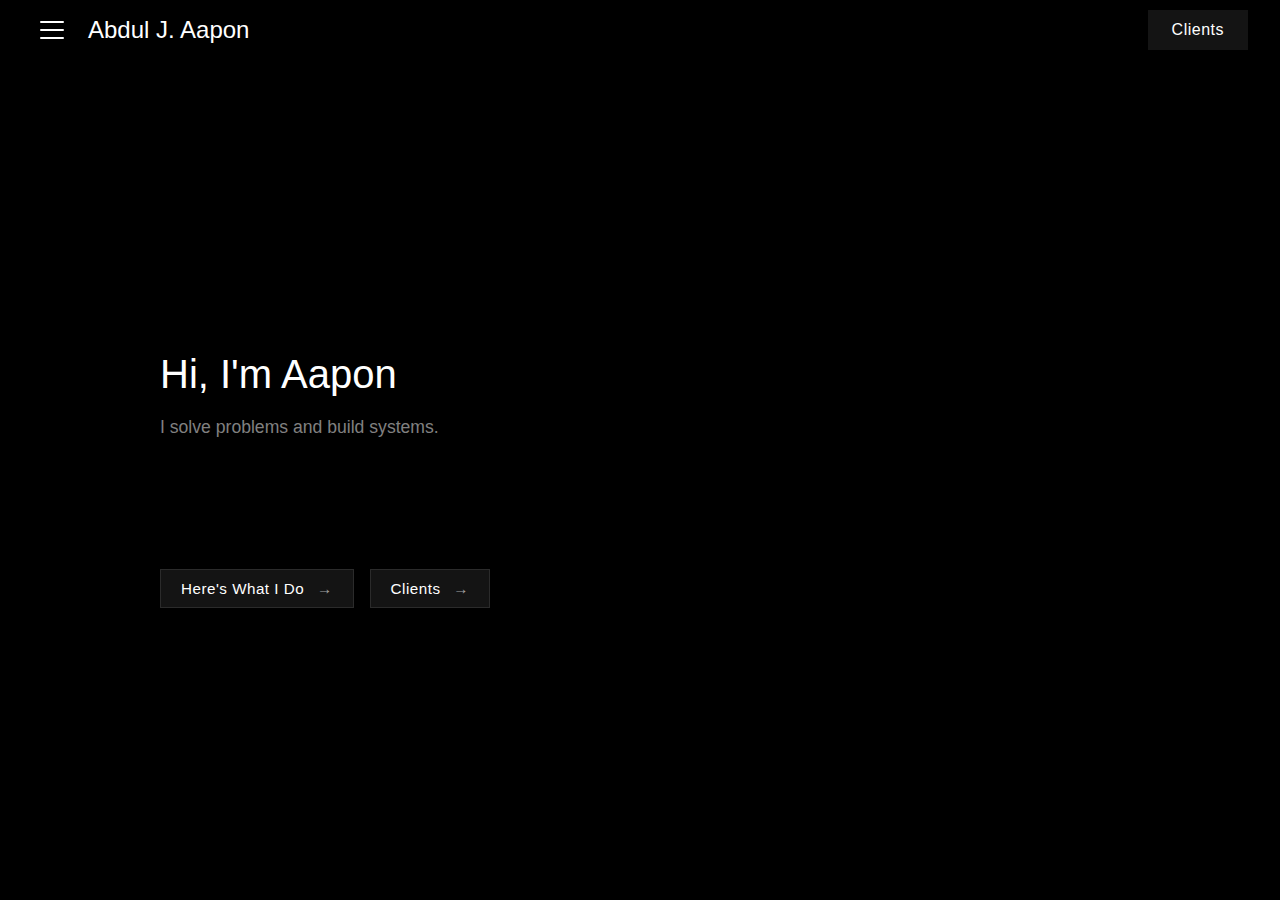
<file: index.html>
<!DOCTYPE html>
<html lang="en">
<head>
    <meta charset="UTF-8">
    <meta name="viewport" content="width=device-width, initial-scale=1.0">
    <title>Abdul J. Aapon - Portfolio</title>
    <link rel="stylesheet" href="styles.css">
    <link rel="stylesheet" href="https://cdnjs.cloudflare.com/ajax/libs/font-awesome/6.0.0/css/all.min.css">
    <script src="script.js" defer></script>
</head>
<body>
    <!-- Header -->
    <header>
        <div class="hamburger-menu">
            <div class="hamburger-icon">
                <span></span>
                <span></span>
                <span></span>
            </div>
        </div>
        <a href="index.html" class="name-link"><h1 class="name">Abdul J. Aapon</h1></a>
        <a href="https://aaponclients.softr.app" target="_blank" class="client-button">Clients</a>
    </header>

    <!-- Sidebar -->
    <nav class="sidebar">
        <ul class="nav-links">
            <li><a href="index.html">Home</a></li>
            <li><a href="about.html">About</a></li>
            <li><a href="projects.html">Projects</a></li>
            <li><a href="contact.html">Contact</a></li>
        </ul>
    </nav>

    <!-- Main Content -->
    <main class="content">
        <section id="home" class="hero" style="display: flex; align-items: center;">
            <div class="hero-content" style="margin-left: 8rem;">
                <div class="hero-text">
                    <h2 style="margin-bottom: 1rem;">Hi, I'm Aapon</h2>
                    <p style="margin-bottom: 8rem;">I solve problems and build systems.</p>
                    <div style="display: flex; gap: 1rem;">
                        <a href="about.html" class="button">Here's What I Do <span class="button-arrow">→</span></a>
                        <a href="https://aaponclients.softr.app" target="_blank" class="button">Clients <span class="button-arrow">→</span></a>
                    </div>
                </div>
            </div>
        </section>
    </main>

    <style>
        @media screen and (max-width: 768px) {
            .hero-content {
                margin-left: 0 !important;
                width: 100%;
                text-align: center;
            }
            .hero-text {
                display: flex;
                flex-direction: column;
                align-items: center;
            }
            .hero-text > div {
                display: flex;
                flex-direction: column;
                gap: 1rem;
            }
        }
    </style>
</body>
</html>
</file>
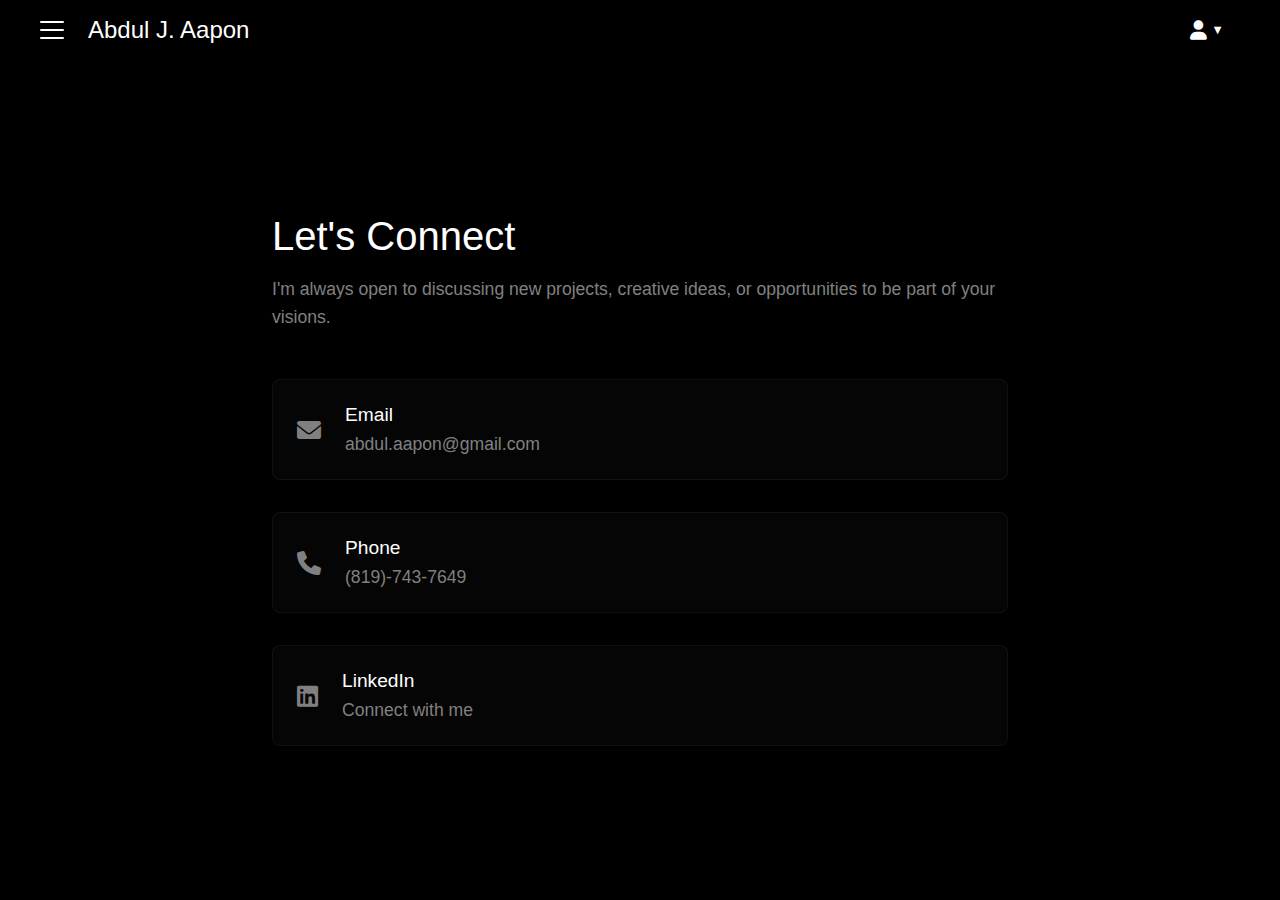
<file: contact.html>
<!DOCTYPE html>
<html lang="en">
<head>
    <meta charset="UTF-8">
    <meta name="viewport" content="width=device-width, initial-scale=1.0">
    <title>Contact - Abdul J. Aapon</title>
    <link rel="stylesheet" href="styles.css">
    <link rel="stylesheet" href="https://cdnjs.cloudflare.com/ajax/libs/font-awesome/6.0.0/css/all.min.css">
    <script src="script.js" defer></script>
</head>
<body>
    <!-- Header -->
    <header>
        <div class="hamburger-menu">
            <div class="hamburger-icon">
                <span></span>
                <span></span>
                <span></span>
            </div>
        </div>
        <a href="index.html" class="name-link"><h1 class="name">Abdul J. Aapon</h1></a>
        <div class="contact-dropdown">
            <div class="contact-icon">
                <i class="fas fa-user"></i>
                <span class="arrow">▼</span>
            </div>
            <ul class="contact-menu">
                <li><a href="mailto:abdul.aapon@gmail.com"><span>abdul.aapon@gmail.com</span><i class="fas fa-envelope"></i></a></li>
                <li><a href="tel:+18197437649"><span>(819)-743-7649</span><i class="fas fa-phone"></i></a></li>
                <li><a href="https://www.linkedin.com/in/abdul-aapon-051a92210/" target="_blank"><span>LinkedIn</span><i class="fab fa-linkedin"></i></a></li>
            </ul>
        </div>
    </header>

    <!-- Sidebar -->
    <nav class="sidebar">
        <ul class="nav-links">
            <li><a href="index.html">Home</a></li>
            <li><a href="about.html">About</a></li>
            <li><a href="projects.html">Projects</a></li>
            <li><a href="contact.html">Contact</a></li>
        </ul>
    </nav>

    <!-- Main Content -->
    <main class="content">
        <section id="contact" class="contact-section">
            <div class="contact-content">
                <div class="contact-text">
                    <h2>Let's Connect</h2>
                    <p>I'm always open to discussing new projects, creative ideas, or opportunities to be part of your visions.</p>
                    
                    <div class="contact-methods">
                        <div class="contact-item">
                            <i class="fas fa-envelope"></i>
                            <div class="contact-details">
                                <h3>Email</h3>
                                <a href="mailto:abdul.aapon@gmail.com">abdul.aapon@gmail.com</a>
                            </div>
                        </div>
                        
                        <div class="contact-item">
                            <i class="fas fa-phone"></i>
                            <div class="contact-details">
                                <h3>Phone</h3>
                                <a href="tel:+18197437649">(819)-743-7649</a>
                            </div>
                        </div>
                        
                        <div class="contact-item">
                            <i class="fab fa-linkedin"></i>
                            <div class="contact-details">
                                <h3>LinkedIn</h3>
                                <a href="https://www.linkedin.com/in/abdul-aapon-051a92210/" target="_blank">Connect with me</a>
                            </div>
                        </div>
                    </div>
                </div>
            </div>
        </section>
    </main>
</body>
</html>
</file>
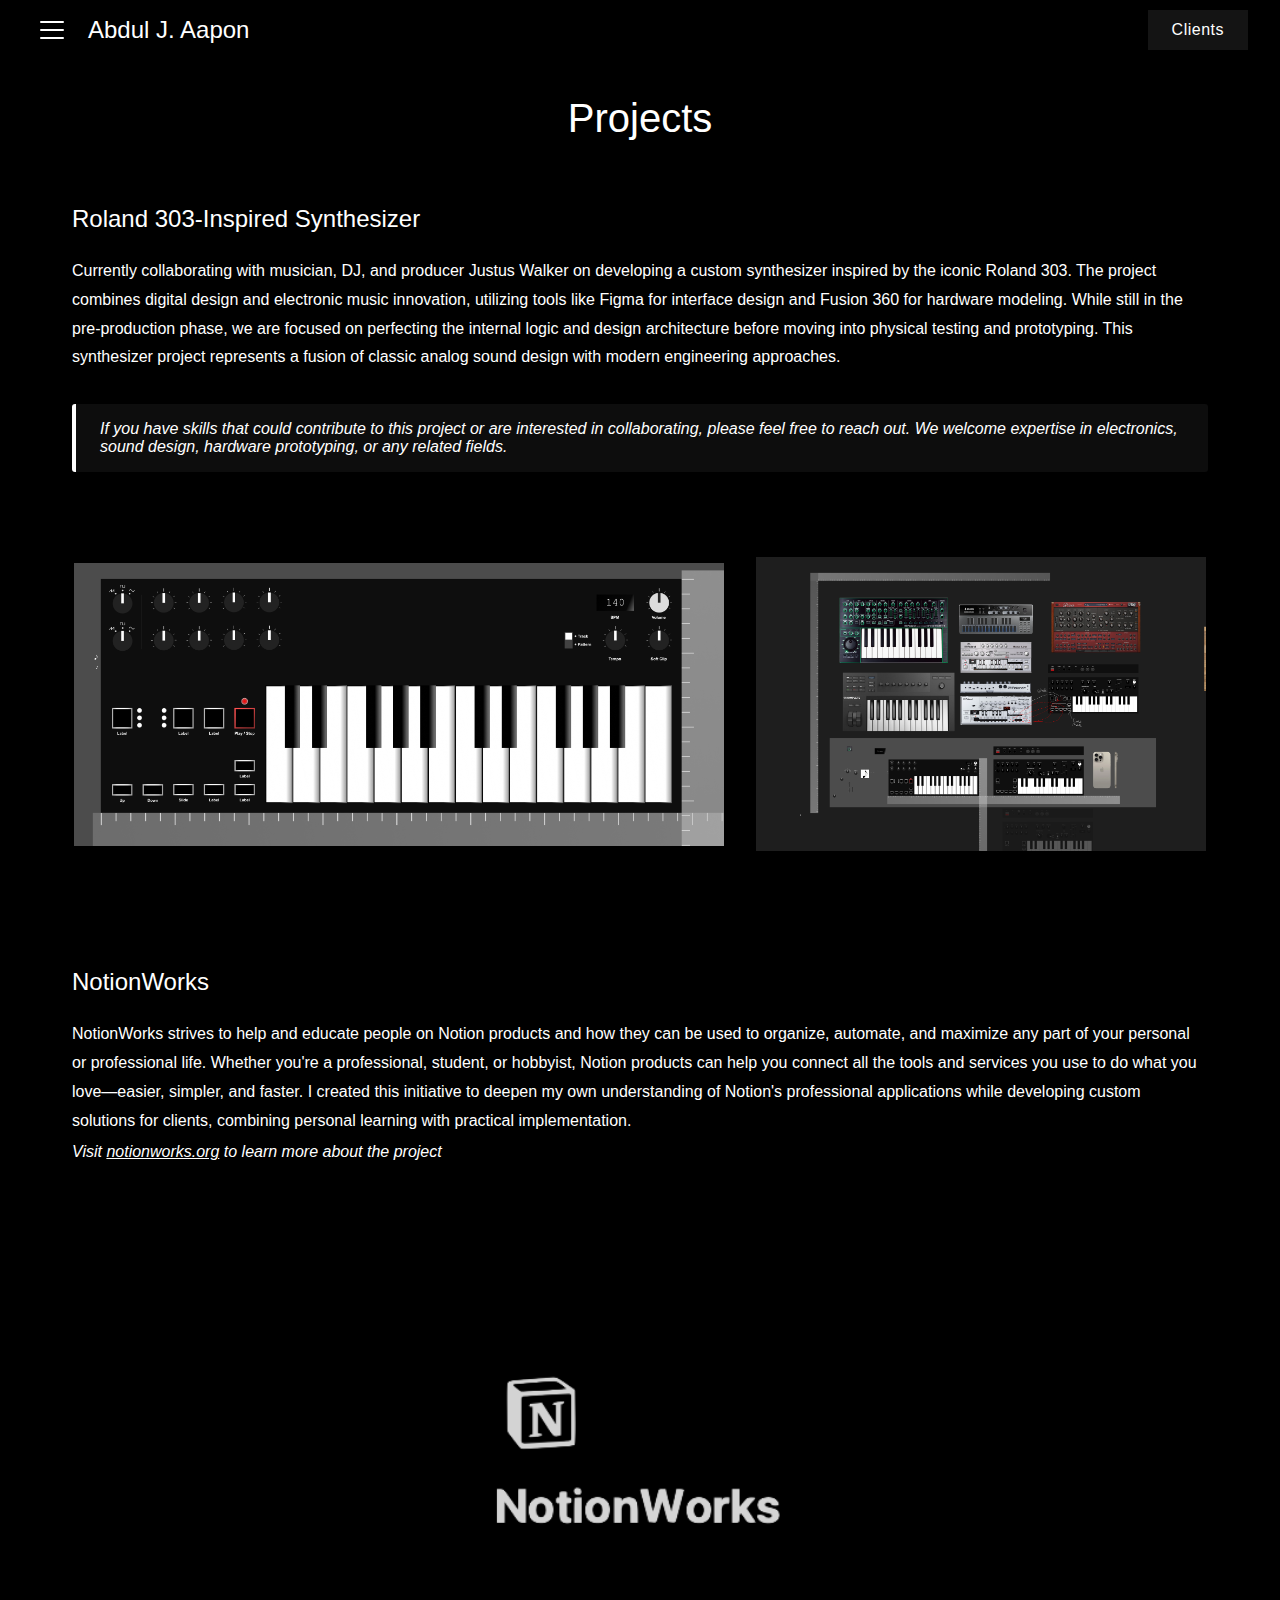
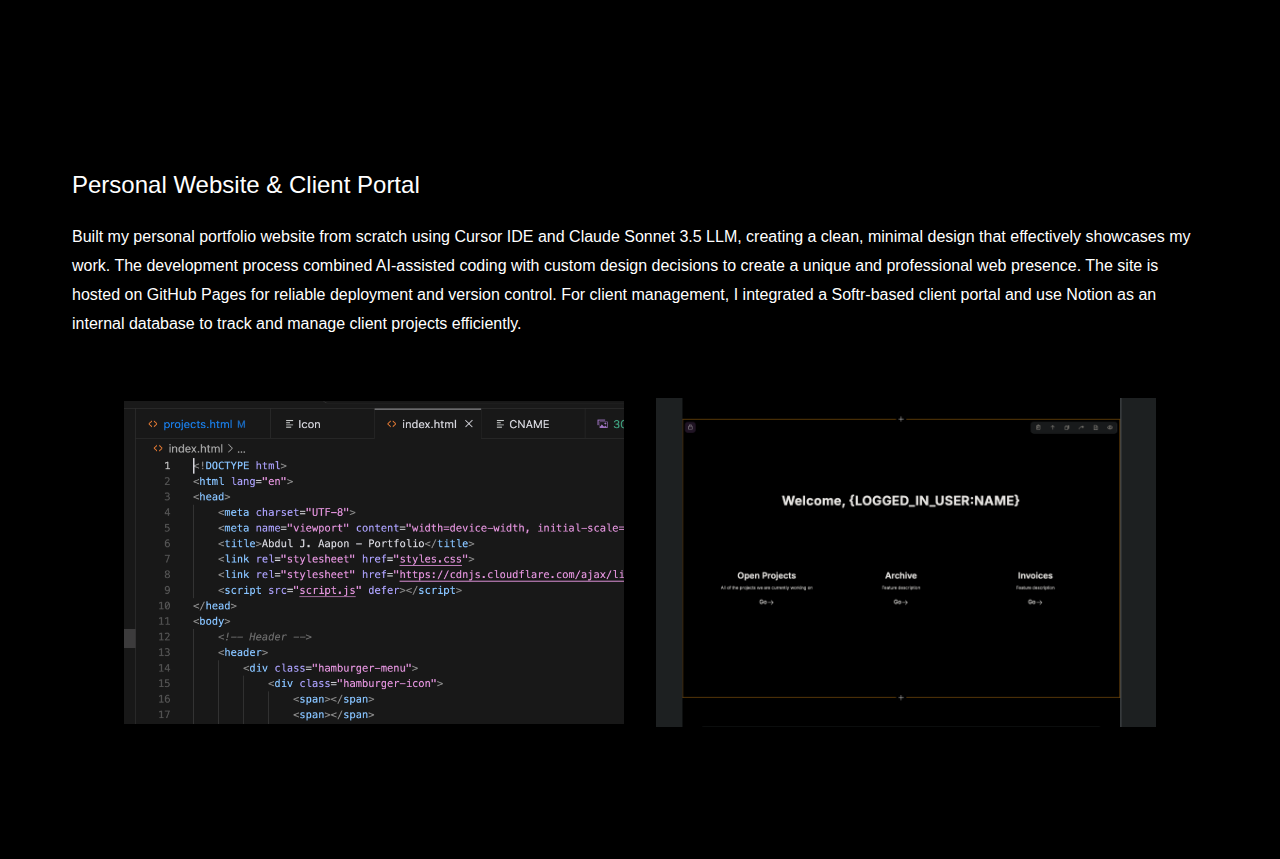
<file: projects.html>
<!DOCTYPE html>
<html lang="en">
<head>
    <meta charset="UTF-8">
    <meta name="viewport" content="width=device-width, initial-scale=1.0">
    <title>Projects - Abdul J. Aapon</title>
    <link rel="stylesheet" href="styles.css">
    <link rel="stylesheet" href="https://cdnjs.cloudflare.com/ajax/libs/font-awesome/6.0.0/css/all.min.css">
    <style>
        .content {
            max-width: 1200px;
            margin: 0 auto;
            padding: 6rem 2rem 2rem 2rem;
        }

        .main-title {
            font-size: 2.5rem;
            font-weight: 400;
            margin-bottom: 4rem;
            text-align: center;
        }

        .project {
            margin-bottom: 4rem;
        }

        .project-title {
            font-size: 1.5rem;
            margin-bottom: 1.5rem;
            font-weight: 400;
        }

        .project-description {
            line-height: 1.8;
            margin-bottom: 1.5rem;
        }

        .project-images {
            display: flex;
            gap: 2rem;
            justify-content: center;
            max-width: 1100px;
            margin: 1rem auto;
        }

        /* Main interface image (left) */
        .project-image.interface {
            width: 650px;
            height: 400px;
            object-fit: contain;
        }

        /* Moodboard image (right) */
        .project-image.moodboard {
            width: 450px;
            height: 400px;
            object-fit: contain;
        }

        /* Default image size for other projects */
        .project-image {
            width: 500px;
            height: 400px;
            object-fit: contain;
        }

        .collaboration-note {
            font-style: italic;
            margin: 2rem 0;
            padding: 1rem 1.5rem;
            border-left: 4px solid #ffffff;
            background: rgba(255, 255, 255, 0.05);
            border-radius: 3px;
        }

        /* NotionWorks logo specific style */
        .project-image.notion-logo {
            width: 510px;
            height: 510px;
            object-fit: contain;
            margin: 0 auto;
        }

        .image-caption {
            text-align: center;
            margin-top: 1rem;
            font-style: italic;
            opacity: 0.8;
        }

        .image-caption a {
            color: inherit;
            text-decoration: underline;
        }

        @media (max-width: 768px) {
            .project-images {
                flex-direction: column;
                gap: 1rem;
                align-items: center;
            }
            
            .project-image,
            .project-image.interface,
            .project-image.moodboard {
                width: 100%;
                max-width: 400px;
                height: 400px;
            }
        }

        .project-description.right-align {
            text-align: left;
            margin-bottom: 0.5rem;
        }

        .visit-link {
            text-align: left;
            font-style: italic;
            margin-bottom: 2rem;
        }

        .visit-link a {
            color: inherit;
            text-decoration: underline;
        }

        .centered-logo {
            display: flex;
            justify-content: center;
            margin: 2rem 0;
        }
    </style>
</head>
<body>
    <!-- Header -->
    <header>
        <div class="hamburger-menu">
            <div class="hamburger-icon">
                <span></span>
                <span></span>
                <span></span>
            </div>
        </div>
        <a href="index.html" class="name-link"><h1 class="name">Abdul J. Aapon</h1></a>
        <a href="https://aaponclients.softr.app" target="_blank" class="client-button">Clients</a>
    </header>

    <!-- Sidebar -->
    <nav class="sidebar">
        <ul class="nav-links">
            <li><a href="index.html">Home</a></li>
            <li><a href="about.html">About</a></li>
            <li><a href="projects.html" class="active">Projects</a></li>
            <li><a href="contact.html">Contact</a></li>
        </ul>
    </nav>

    <!-- Main Content -->
    <main class="content">
        <h1 class="main-title">Projects</h1>
        
        <div class="project">
            <h2 class="project-title">Roland 303-Inspired Synthesizer</h2>
            <p class="project-description">
                Currently collaborating with musician, DJ, and producer Justus Walker on developing a custom synthesizer inspired by the iconic Roland 303. The project combines digital design and electronic music innovation, utilizing tools like Figma for interface design and Fusion 360 for hardware modeling. While still in the pre-production phase, we are focused on perfecting the internal logic and design architecture before moving into physical testing and prototyping. This synthesizer project represents a fusion of classic analog sound design with modern engineering approaches.
            </p>
            <p class="collaboration-note">
                If you have skills that could contribute to this project or are interested in collaborating, please feel free to reach out. We welcome expertise in electronics, sound design, hardware prototyping, or any related fields.
            </p>
            <div class="project-images">
                <img src="303figma.png" alt="Synthesizer Interface Design" class="project-image interface">
                <img src="303figma2.png" alt="Synthesizer Interface Design Alternative View" class="project-image moodboard">
            </div>
        </div>

        <div class="project">
            <h2 class="project-title">NotionWorks</h2>
            <p class="project-description right-align">
                NotionWorks strives to help and educate people on Notion products and how they can be used to organize, automate, and maximize any part of your personal or professional life. Whether you're a professional, student, or hobbyist, Notion products can help you connect all the tools and services you use to do what you love—easier, simpler, and faster. I created this initiative to deepen my own understanding of Notion's professional applications while developing custom solutions for clients, combining personal learning with practical implementation.
            </p>
            <p class="visit-link">
                Visit <a href="https://notionworks.org" target="_blank">notionworks.org</a> to learn more about the project
            </p>
            <div class="centered-logo">
                <a href="https://notionworks.org" target="_blank">
                    <img src="NotionWorks.png" alt="NotionWorks Logo" class="project-image notion-logo">
                </a>
            </div>
        </div>

        <div class="project">
            <h2 class="project-title">Personal Website & Client Portal</h2>
            <p class="project-description">
                Built my personal portfolio website from scratch using Cursor IDE and Claude Sonnet 3.5 LLM, creating a clean, minimal design that effectively showcases my work. The development process combined AI-assisted coding with custom design decisions to create a unique and professional web presence. The site is hosted on GitHub Pages for reliable deployment and version control. For client management, I integrated a Softr-based client portal and use Notion as an internal database to track and manage client projects efficiently.
            </p>
            <div class="project-images">
                <img src="cursor.png" alt="Cursor IDE Development" class="project-image">
                <img src="softr.png" alt="Softr Client Portal" class="project-image">
            </div>
        </div>
    </main>

    <script src="script.js"></script>
</body>
</html>
</file>
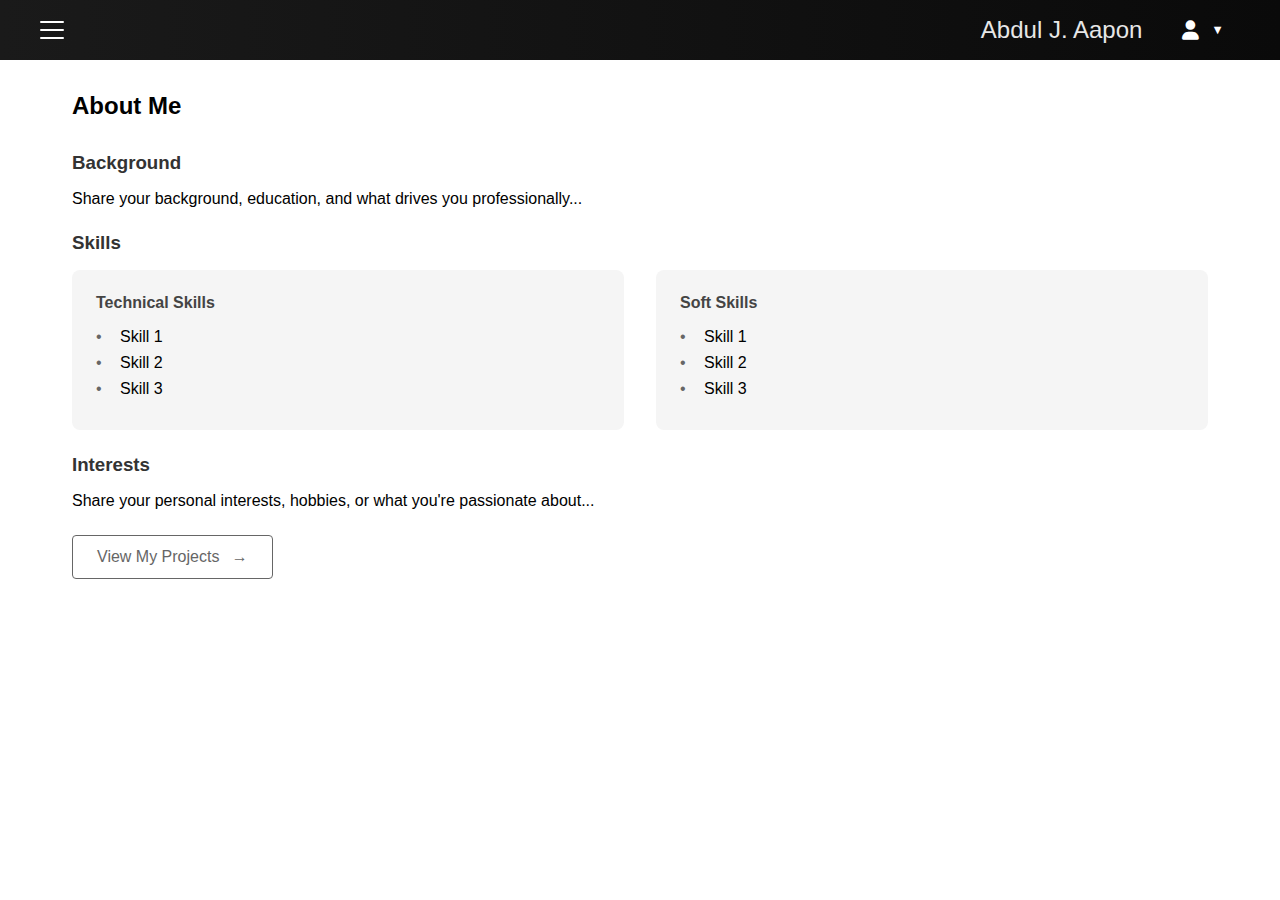
<file: aap0n.github.io/about.html>
<!DOCTYPE html>
<html lang="en">
<head>
    <meta charset="UTF-8">
    <meta name="viewport" content="width=device-width, initial-scale=1.0">
    <title>About - Abdul J. Aapon</title>
    <link rel="stylesheet" href="styles.css">
    <link rel="stylesheet" href="https://cdnjs.cloudflare.com/ajax/libs/font-awesome/6.0.0/css/all.min.css">
</head>
<body>
    <!-- Header -->
    <header>
        <div class="hamburger-menu">
            <div class="hamburger-icon">
                <span></span>
                <span></span>
                <span></span>
            </div>
        </div>
        <a href="index.html" class="name-link"><h1 class="name">Abdul J. Aapon</h1></a>
        <div class="contact-dropdown">
            <div class="contact-icon">
                <i class="fas fa-user"></i>
                <span class="arrow">▼</span>
            </div>
            <ul class="contact-menu">
                <li><a href="mailto:abdul.aapon@gmail.com"><span>abdul.aapon@gmail.com</span><i class="fas fa-envelope"></i></a></li>
                <li><a href="tel:+18197437649"><span>(819)-743-7649</span><i class="fas fa-phone"></i></a></li>
                <li><a href="https://www.linkedin.com/in/abdul-aapon-051a92210/" target="_blank"><span>LinkedIn</span><i class="fab fa-linkedin"></i></a></li>
            </ul>
        </div>
    </header>

    <!-- Sidebar -->
    <nav class="sidebar">
        <ul class="nav-links">
            <li><a href="index.html">Home</a></li>
            <li><a href="about.html">About</a></li>
            <li class="has-submenu">
                <a href="#" class="project-toggle">Projects <span class="arrow">▼</span></a>
                <ul class="submenu">
                    <li><a href="notionworks.html">NotionWorks</a></li>
                    <li><a href="mapping.html">Mapping Tool</a></li>
                    <li><a href="finance-tool.html">Finance Tool</a></li>
                </ul>
            </li>
            <li><a href="blog.html">Blog</a></li>
            <li><a href="contact.html">Contact</a></li>
        </ul>
    </nav>

    <!-- Main Content -->
    <main class="content">
        <section id="about" class="about-section">
            <h2>About Me</h2>
            <div class="about-content">
                <div class="about-text">
                    <h3>Background</h3>
                    <p>Share your background, education, and what drives you professionally...</p>
                    
                    <h3>Skills</h3>
                    <div class="skills-grid">
                        <div class="skill-category">
                            <h4>Technical Skills</h4>
                            <ul>
                                <li>Skill 1</li>
                                <li>Skill 2</li>
                                <li>Skill 3</li>
                            </ul>
                        </div>
                        <div class="skill-category">
                            <h4>Soft Skills</h4>
                            <ul>
                                <li>Skill 1</li>
                                <li>Skill 2</li>
                                <li>Skill 3</li>
                            </ul>
                        </div>
                    </div>

                    <h3>Interests</h3>
                    <p>Share your personal interests, hobbies, or what you're passionate about...</p>
                    
                    <a href="projects.html" class="button">View My Projects <span class="button-arrow">→</span></a>
                </div>
            </div>
        </section>
    </main>

    <script src="script.js"></script>
</body>
</html>
</file>
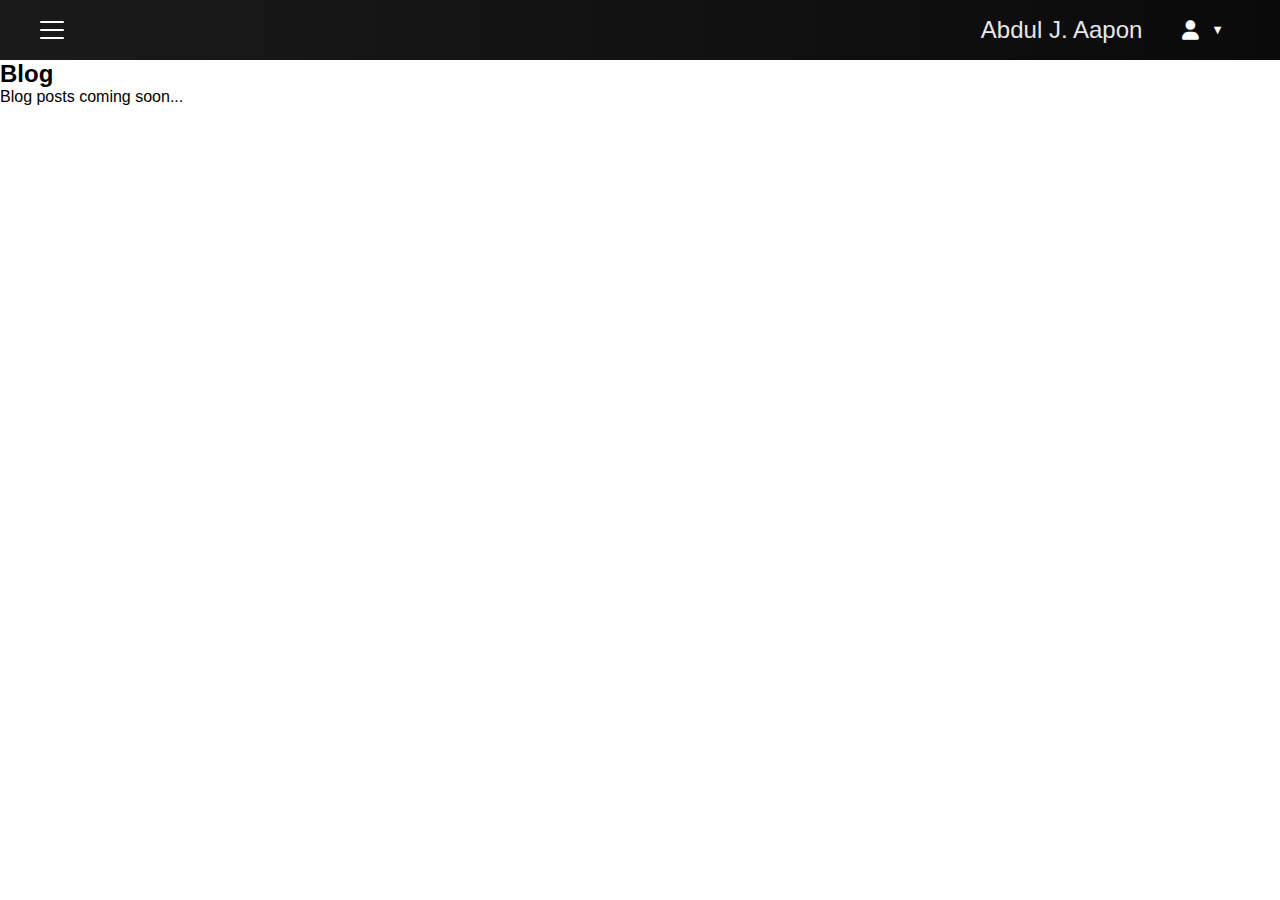
<file: aap0n.github.io/blog.html>
<!DOCTYPE html>
<html lang="en">
<head>
    <meta charset="UTF-8">
    <meta name="viewport" content="width=device-width, initial-scale=1.0">
    <title>Blog - Abdul J. Aapon</title>
    <link rel="stylesheet" href="styles.css">
    <link rel="stylesheet" href="https://cdnjs.cloudflare.com/ajax/libs/font-awesome/6.0.0/css/all.min.css">
    <script src="script.js" defer></script>
</head>
<body>
    <!-- Header -->
    <header>
        <div class="hamburger-menu">
            <div class="hamburger-icon">
                <span></span>
                <span></span>
                <span></span>
            </div>
        </div>
        <a href="index.html" class="name-link"><h1 class="name">Abdul J. Aapon</h1></a>
        <div class="contact-dropdown">
            <div class="contact-icon">
                <i class="fas fa-user"></i>
                <span class="arrow">▼</span>
            </div>
            <ul class="contact-menu">
                <li><a href="mailto:abdul.aapon@gmail.com"><span>abdul.aapon@gmail.com</span><i class="fas fa-envelope"></i></a></li>
                <li><a href="tel:+18197437649"><span>(819)-743-7649</span><i class="fas fa-phone"></i></a></li>
                <li><a href="https://www.linkedin.com/in/abdul-aapon-051a92210/" target="_blank"><span>LinkedIn</span><i class="fab fa-linkedin"></i></a></li>
            </ul>
        </div>
    </header>

    <!-- Sidebar -->
    <nav class="sidebar">
        <ul class="nav-links">
            <li><a href="index.html">Home</a></li>
            <li><a href="about.html">About</a></li>
            <li class="has-submenu">
                <a href="#" class="project-toggle">Projects <span class="arrow">▼</span></a>
                <ul class="submenu">
                    <li><a href="notionworks.html">NotionWorks</a></li>
                    <li><a href="mapping.html">Mapping Tool</a></li>
                    <li><a href="finance-tool.html">Finance Tool</a></li>
                </ul>
            </li>
            <li><a href="blog.html">Blog</a></li>
            <li><a href="contact.html">Contact</a></li>
        </ul>
    </nav>

    <!-- Main Content -->
    <main class="content">
        <section id="blog" class="blog-section">
            <h2>Blog</h2>
            <div class="blog-content">
                <div class="blog-posts">
                    <!-- Add your blog posts here -->
                    <p>Blog posts coming soon...</p>
                </div>
            </div>
        </section>
    </main>
</body>
</html>
</file>
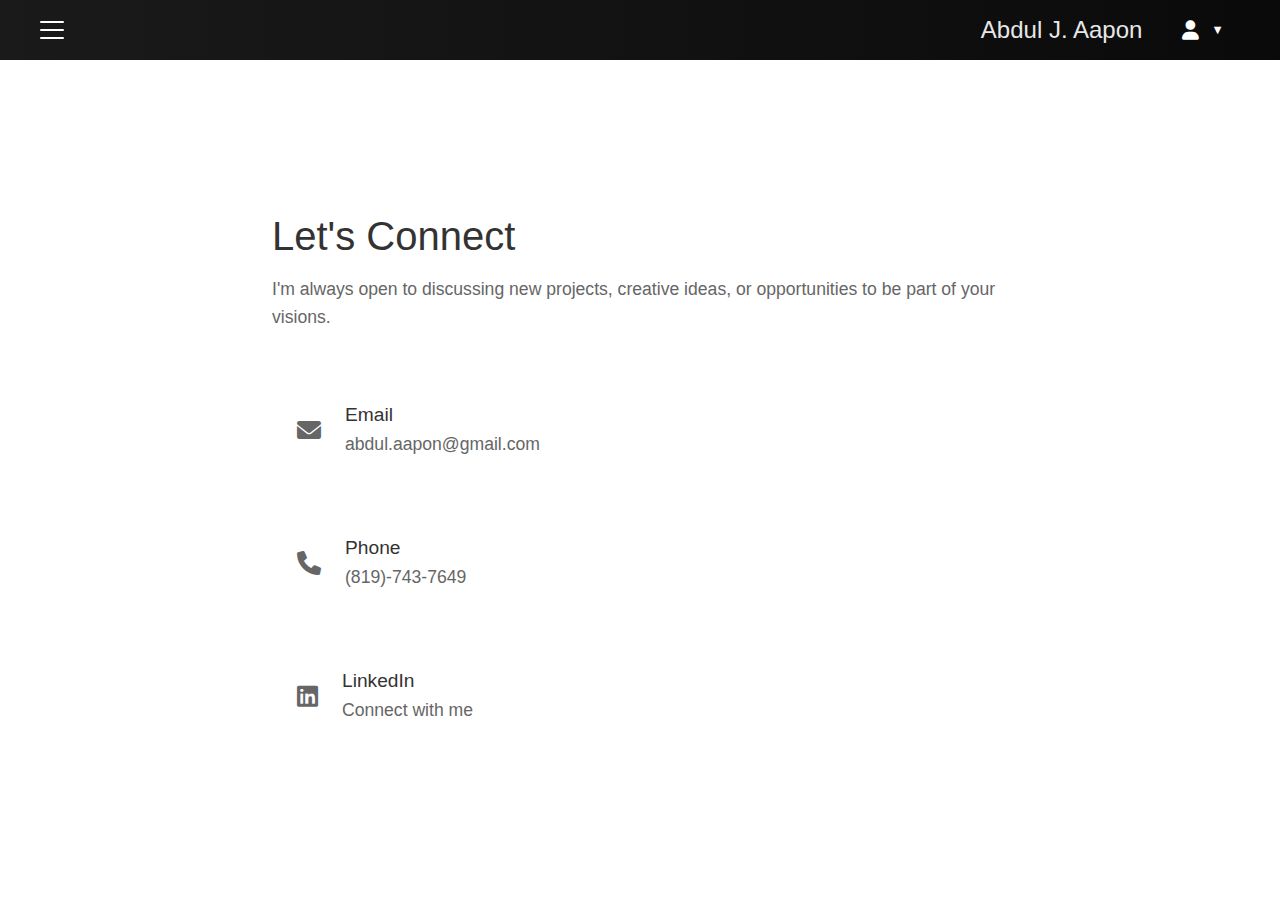
<file: aap0n.github.io/contact.html>
<!DOCTYPE html>
<html lang="en">
<head>
    <meta charset="UTF-8">
    <meta name="viewport" content="width=device-width, initial-scale=1.0">
    <title>Contact - Abdul J. Aapon</title>
    <link rel="stylesheet" href="styles.css">
    <link rel="stylesheet" href="https://cdnjs.cloudflare.com/ajax/libs/font-awesome/6.0.0/css/all.min.css">
    <script src="script.js" defer></script>
</head>
<body>
    <!-- Header -->
    <header>
        <div class="hamburger-menu">
            <div class="hamburger-icon">
                <span></span>
                <span></span>
                <span></span>
            </div>
        </div>
        <a href="index.html" class="name-link"><h1 class="name">Abdul J. Aapon</h1></a>
        <div class="contact-dropdown">
            <div class="contact-icon">
                <i class="fas fa-user"></i>
                <span class="arrow">▼</span>
            </div>
            <ul class="contact-menu">
                <li><a href="mailto:abdul.aapon@gmail.com"><span>abdul.aapon@gmail.com</span><i class="fas fa-envelope"></i></a></li>
                <li><a href="tel:+18197437649"><span>(819)-743-7649</span><i class="fas fa-phone"></i></a></li>
                <li><a href="https://www.linkedin.com/in/abdul-aapon-051a92210/" target="_blank"><span>LinkedIn</span><i class="fab fa-linkedin"></i></a></li>
            </ul>
        </div>
    </header>

    <!-- Sidebar -->
    <nav class="sidebar">
        <ul class="nav-links">
            <li><a href="index.html">Home</a></li>
            <li><a href="about.html">About</a></li>
            <li class="has-submenu">
                <a href="#" class="project-toggle">Projects <span class="arrow">▼</span></a>
                <ul class="submenu">
                    <li><a href="notionworks.html">NotionWorks</a></li>
                    <li><a href="mapping.html">Mapping Tool</a></li>
                    <li><a href="finance-tool.html">Finance Tool</a></li>
                </ul>
            </li>
            <li><a href="blog.html">Blog</a></li>
            <li><a href="contact.html">Contact</a></li>
        </ul>
    </nav>

    <!-- Main Content -->
    <main class="content">
        <section id="contact" class="contact-section">
            <div class="contact-content">
                <div class="contact-text">
                    <h2>Let's Connect</h2>
                    <p>I'm always open to discussing new projects, creative ideas, or opportunities to be part of your visions.</p>
                    
                    <div class="contact-methods">
                        <div class="contact-item">
                            <i class="fas fa-envelope"></i>
                            <div class="contact-details">
                                <h3>Email</h3>
                                <a href="mailto:abdul.aapon@gmail.com">abdul.aapon@gmail.com</a>
                            </div>
                        </div>
                        
                        <div class="contact-item">
                            <i class="fas fa-phone"></i>
                            <div class="contact-details">
                                <h3>Phone</h3>
                                <a href="tel:+18197437649">(819)-743-7649</a>
                            </div>
                        </div>
                        
                        <div class="contact-item">
                            <i class="fab fa-linkedin"></i>
                            <div class="contact-details">
                                <h3>LinkedIn</h3>
                                <a href="https://www.linkedin.com/in/abdul-aapon-051a92210/" target="_blank">Connect with me</a>
                            </div>
                        </div>
                    </div>
                </div>
            </div>
        </section>
    </main>
</body>
</html>
</file>
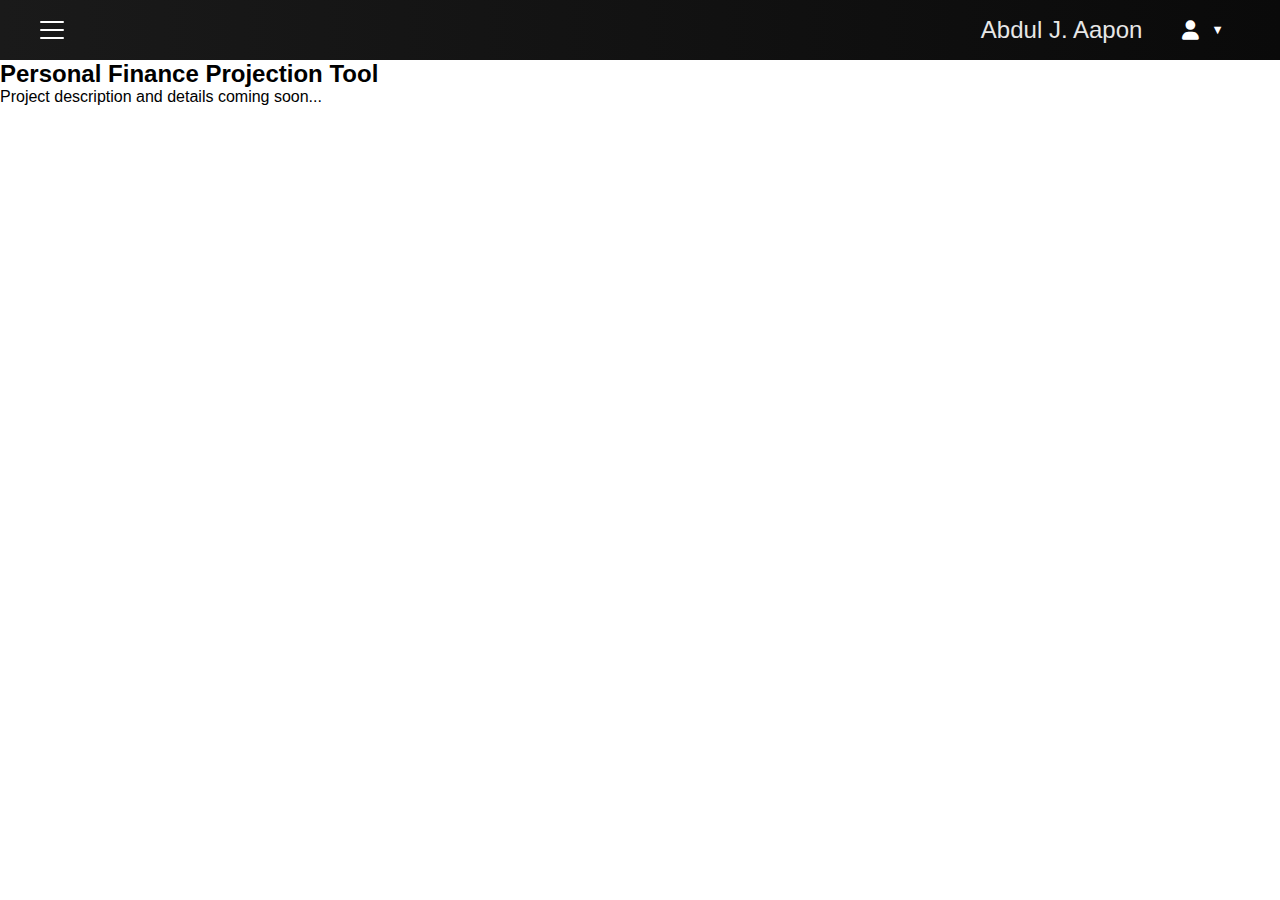
<file: aap0n.github.io/finance-tool.html>
<!DOCTYPE html>
<html lang="en">
<head>
    <meta charset="UTF-8">
    <meta name="viewport" content="width=device-width, initial-scale=1.0">
    <title>Personal Finance Projection Tool - Abdul J. Aapon</title>
    <link rel="stylesheet" href="styles.css">
    <link rel="stylesheet" href="https://cdnjs.cloudflare.com/ajax/libs/font-awesome/6.0.0/css/all.min.css">
    <script src="script.js" defer></script>
</head>
<body>
    <!-- Header -->
    <header>
        <div class="hamburger-menu">
            <div class="hamburger-icon">
                <span></span>
                <span></span>
                <span></span>
            </div>
        </div>
        <a href="index.html" class="name-link"><h1 class="name">Abdul J. Aapon</h1></a>
        <div class="contact-dropdown">
            <div class="contact-icon">
                <i class="fas fa-user"></i>
                <span class="arrow">▼</span>
            </div>
            <ul class="contact-menu">
                <li><a href="mailto:abdul.aapon@gmail.com"><span>abdul.aapon@gmail.com</span><i class="fas fa-envelope"></i></a></li>
                <li><a href="tel:+18197437649"><span>(819)-743-7649</span><i class="fas fa-phone"></i></a></li>
                <li><a href="https://www.linkedin.com/in/abdul-aapon-051a92210/" target="_blank"><span>LinkedIn</span><i class="fab fa-linkedin"></i></a></li>
            </ul>
        </div>
    </header>

    <!-- Sidebar -->
    <nav class="sidebar">
        <ul class="nav-links">
            <li><a href="index.html">Home</a></li>
            <li><a href="about.html">About</a></li>
            <li class="has-submenu">
                <a href="#" class="project-toggle">Projects <span class="arrow">▼</span></a>
                <ul class="submenu">
                    <li><a href="notionworks.html">NotionWorks</a></li>
                    <li><a href="mapping.html">Mapping Tool</a></li>
                    <li><a href="finance-tool.html">Finance Tool</a></li>
                </ul>
            </li>
            <li><a href="blog.html">Blog</a></li>
            <li><a href="contact.html">Contact</a></li>
        </ul>
    </nav>

    <!-- Main Content -->
    <main class="content">
        <section id="finance-tool" class="project-section">
            <h2>Personal Finance Projection Tool</h2>
            <div class="project-content">
                <p>Project description and details coming soon...</p>
            </div>
        </section>
    </main>
</body>
</html>
</file>
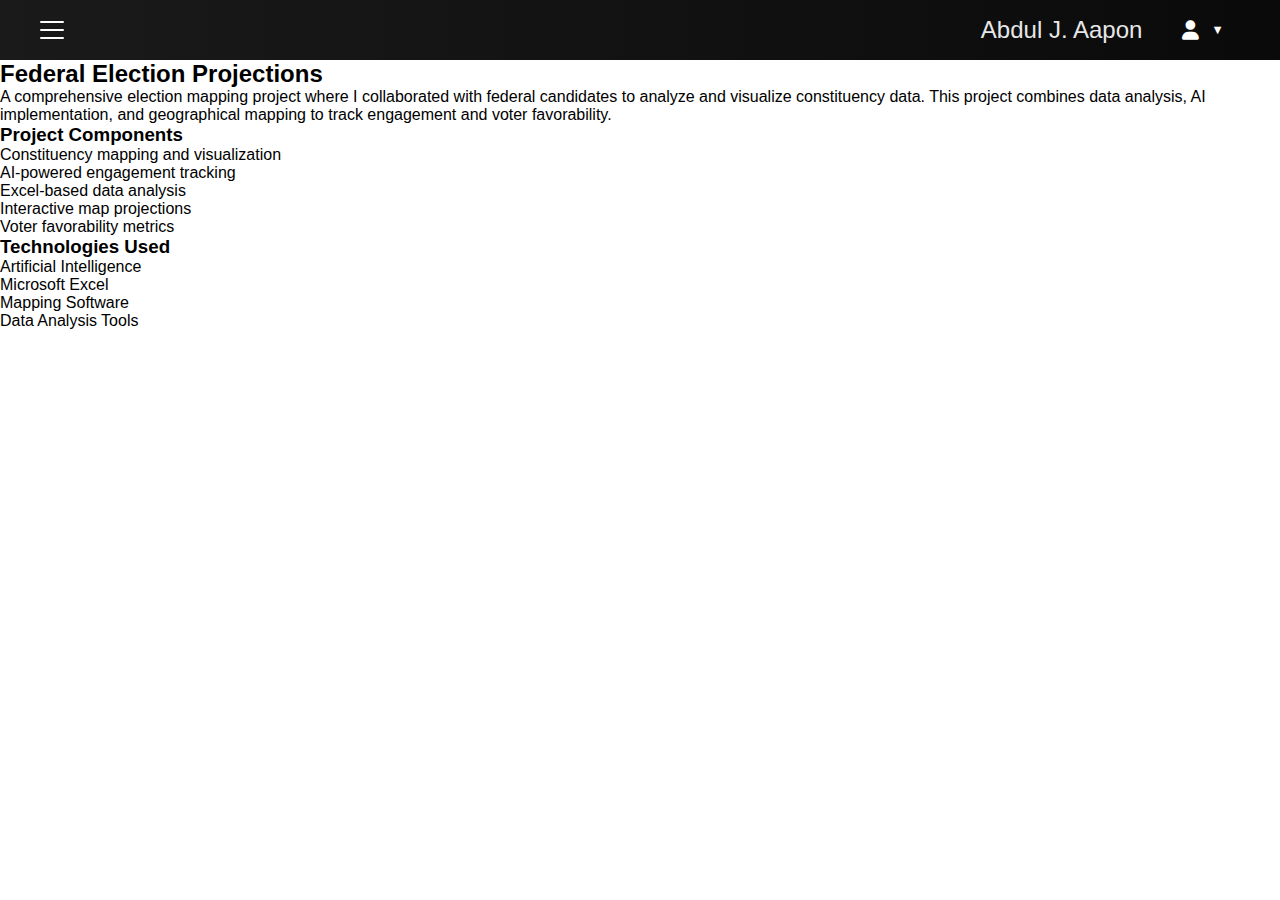
<file: aap0n.github.io/mapping.html>
<!DOCTYPE html>
<html lang="en">
<head>
    <meta charset="UTF-8">
    <meta name="viewport" content="width=device-width, initial-scale=1.0">
    <title>Interactive Demographic Mapping - Abdul J. Aapon</title>
    <link rel="stylesheet" href="styles.css">
    <link rel="stylesheet" href="https://cdnjs.cloudflare.com/ajax/libs/font-awesome/6.0.0/css/all.min.css">
    <script src="script.js" defer></script>
</head>
<body>
    <!-- Header -->
    <header>
        <div class="hamburger-menu">
            <div class="hamburger-icon">
                <span></span>
                <span></span>
                <span></span>
            </div>
        </div>
        <a href="index.html" class="name-link"><h1 class="name">Abdul J. Aapon</h1></a>
        <div class="contact-dropdown">
            <div class="contact-icon">
                <i class="fas fa-user"></i>
                <span class="arrow">▼</span>
            </div>
            <ul class="contact-menu">
                <li><a href="mailto:abdul.aapon@gmail.com"><span>abdul.aapon@gmail.com</span><i class="fas fa-envelope"></i></a></li>
                <li><a href="tel:+18197437649"><span>(819)-743-7649</span><i class="fas fa-phone"></i></a></li>
                <li><a href="https://www.linkedin.com/in/abdul-aapon-051a92210/" target="_blank"><span>LinkedIn</span><i class="fab fa-linkedin"></i></a></li>
            </ul>
        </div>
    </header>

    <!-- Sidebar -->
    <nav class="sidebar">
        <ul class="nav-links">
            <li><a href="index.html">Home</a></li>
            <li><a href="about.html">About</a></li>
            <li class="has-submenu">
                <a href="#" class="project-toggle">Projects <span class="arrow">▼</span></a>
                <ul class="submenu">
                    <li><a href="notionworks.html">NotionWorks</a></li>
                    <li><a href="mapping.html">Mapping Tool</a></li>
                    <li><a href="finance-tool.html">Finance Tool</a></li>
                </ul>
            </li>
            <li><a href="blog.html">Blog</a></li>
            <li><a href="contact.html">Contact</a></li>
        </ul>
    </nav>

    <!-- Main Content -->
    <main class="content">
        <section id="mapping" class="project-section">
            <h2>Federal Election Projections</h2>
            <div class="project-content">
                <div class="project-description">
                    <p>A comprehensive election mapping project where I collaborated with federal candidates to analyze and visualize constituency data. This project combines data analysis, AI implementation, and geographical mapping to track engagement and voter favorability.</p>
                    
                    <h3>Project Components</h3>
                    <ul>
                        <li>Constituency mapping and visualization</li>
                        <li>AI-powered engagement tracking</li>
                        <li>Excel-based data analysis</li>
                        <li>Interactive map projections</li>
                        <li>Voter favorability metrics</li>
                    </ul>

                    <h3>Technologies Used</h3>
                    <ul>
                        <li>Artificial Intelligence</li>
                        <li>Microsoft Excel</li>
                        <li>Mapping Software</li>
                        <li>Data Analysis Tools</li>
                    </ul>
                </div>
            </div>
        </section>
    </main>
</body>
</html>
</file>
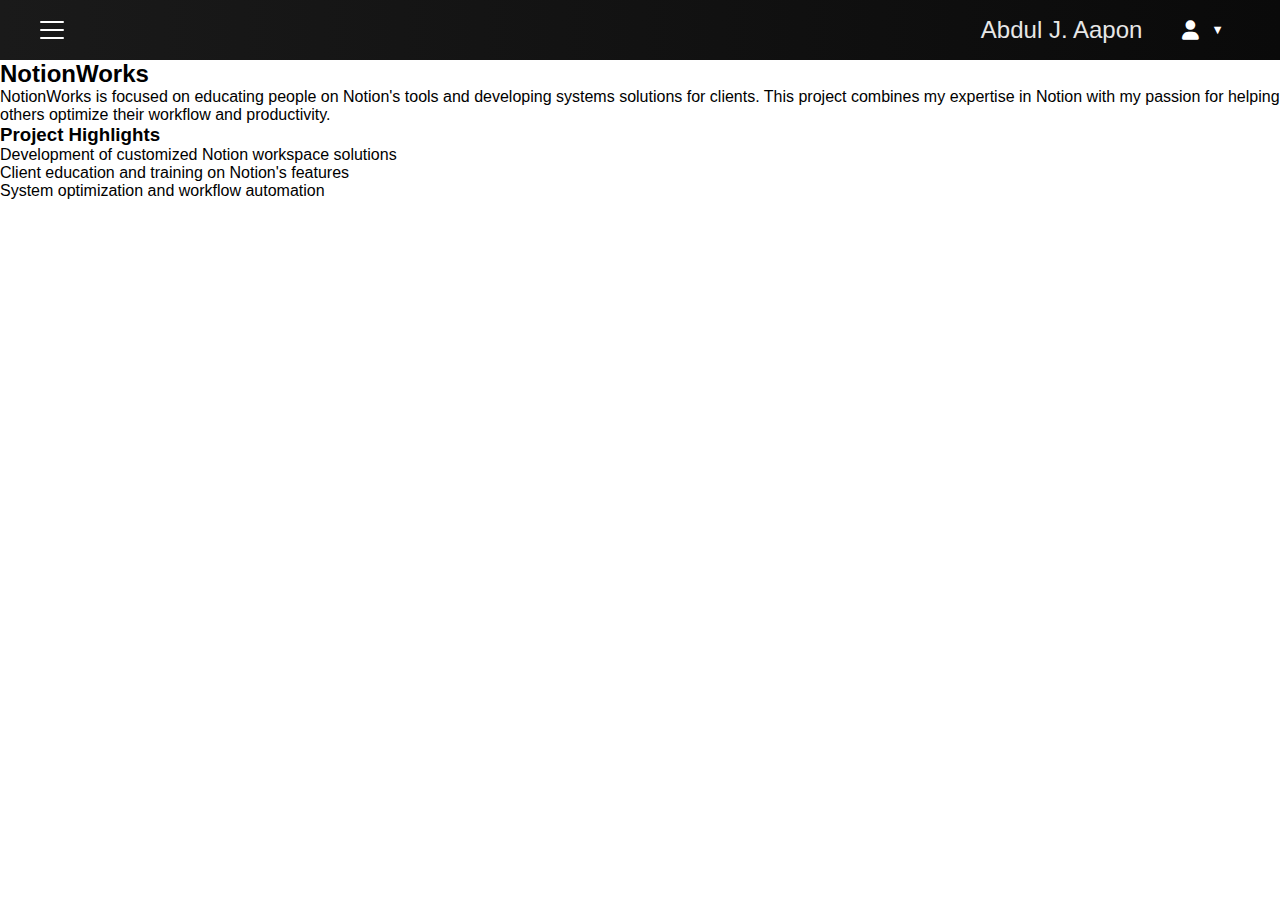
<file: aap0n.github.io/notionworks.html>
<!DOCTYPE html>
<html lang="en">
<head>
    <meta charset="UTF-8">
    <meta name="viewport" content="width=device-width, initial-scale=1.0">
    <title>NotionWorks - Abdul J. Aapon</title>
    <link rel="stylesheet" href="styles.css">
    <link rel="stylesheet" href="https://cdnjs.cloudflare.com/ajax/libs/font-awesome/6.0.0/css/all.min.css">
    <script src="script.js" defer></script>
</head>
<body>
    <!-- Header -->
    <header>
        <div class="hamburger-menu">
            <div class="hamburger-icon">
                <span></span>
                <span></span>
                <span></span>
            </div>
        </div>
        <a href="index.html" class="name-link"><h1 class="name">Abdul J. Aapon</h1></a>
        <div class="contact-dropdown">
            <div class="contact-icon">
                <i class="fas fa-user"></i>
                <span class="arrow">▼</span>
            </div>
            <ul class="contact-menu">
                <li><a href="mailto:abdul.aapon@gmail.com"><span>abdul.aapon@gmail.com</span><i class="fas fa-envelope"></i></a></li>
                <li><a href="tel:+18197437649"><span>(819)-743-7649</span><i class="fas fa-phone"></i></a></li>
                <li><a href="https://www.linkedin.com/in/abdul-aapon-051a92210/" target="_blank"><span>LinkedIn</span><i class="fab fa-linkedin"></i></a></li>
            </ul>
        </div>
    </header>

    <!-- Sidebar -->
    <nav class="sidebar">
        <ul class="nav-links">
            <li><a href="index.html">Home</a></li>
            <li><a href="about.html">About</a></li>
            <li class="has-submenu">
                <a href="#" class="project-toggle">Projects <span class="arrow">▼</span></a>
                <ul class="submenu">
                    <li><a href="notionworks.html">NotionWorks</a></li>
                    <li><a href="mapping.html">Mapping Tool</a></li>
                    <li><a href="finance-tool.html">Finance Tool</a></li>
                </ul>
            </li>
            <li><a href="blog.html">Blog</a></li>
            <li><a href="contact.html">Contact</a></li>
        </ul>
    </nav>

    <!-- Main Content -->
    <main class="content">
        <section id="notionworks" class="project-section">
            <h2>NotionWorks</h2>
            <div class="project-content">
                <div class="project-description">
                    <p>NotionWorks is focused on educating people on Notion's tools and developing systems solutions for clients. This project combines my expertise in Notion with my passion for helping others optimize their workflow and productivity.</p>
                    
                    <h3>Project Highlights</h3>
                    <ul>
                        <li>Development of customized Notion workspace solutions</li>
                        <li>Client education and training on Notion's features</li>
                        <li>System optimization and workflow automation</li>
                    </ul>
                </div>
            </div>
        </section>
    </main>
</body>
</html>
</file>
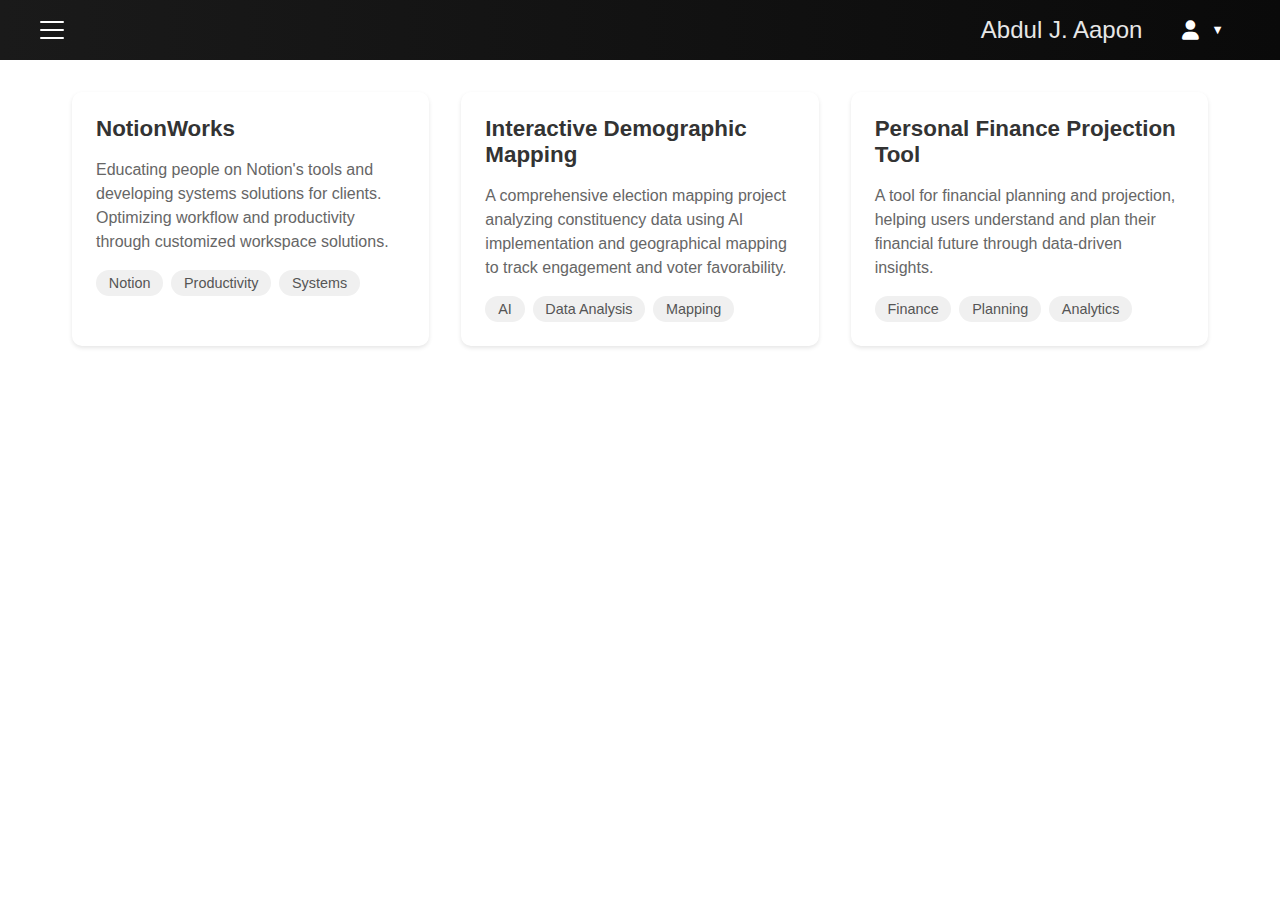
<file: aap0n.github.io/projects.html>
<!DOCTYPE html>
<html lang="en">
<head>
    <meta charset="UTF-8">
    <meta name="viewport" content="width=device-width, initial-scale=1.0">
    <title>Projects - Abdul J. Aapon</title>
    <link rel="stylesheet" href="styles.css">
    <link rel="stylesheet" href="https://cdnjs.cloudflare.com/ajax/libs/font-awesome/6.0.0/css/all.min.css">
    <script src="script.js" defer></script>
</head>
<body>
    <!-- Header -->
    <header>
        <div class="hamburger-menu">
            <div class="hamburger-icon">
                <span></span>
                <span></span>
                <span></span>
            </div>
        </div>
        <a href="index.html" class="name-link"><h1 class="name">Abdul J. Aapon</h1></a>
        <div class="contact-dropdown">
            <div class="contact-icon">
                <i class="fas fa-user"></i>
                <span class="arrow">▼</span>
            </div>
            <ul class="contact-menu">
                <li><a href="mailto:abdul.aapon@gmail.com"><span>abdul.aapon@gmail.com</span><i class="fas fa-envelope"></i></a></li>
                <li><a href="tel:+18197437649"><span>(819)-743-7649</span><i class="fas fa-phone"></i></a></li>
                <li><a href="https://www.linkedin.com/in/abdul-aapon-051a92210/" target="_blank"><span>LinkedIn</span><i class="fab fa-linkedin"></i></a></li>
            </ul>
        </div>
    </header>

    <!-- Sidebar -->
    <nav class="sidebar">
        <ul>
            <li><a href="index.html">Home</a></li>
            <li><a href="about.html">About</a></li>
            <li class="has-submenu">
                <a href="#" class="project-toggle">Projects <span class="arrow">▼</span></a>
                <ul class="submenu">
                    <li><a href="notionworks.html">NotionWorks</a></li>
                    <li><a href="mapping.html">Interactive Demographic Mapping</a></li>
                    <li><a href="finance-tool.html">Personal Finance Projection Tool</a></li>
                </ul>
            </li>
            <li><a href="blog.html">Blog</a></li>
            <li><a href="contact.html">Contact</a></li>
        </ul>
    </nav>

    <!-- Main Content -->
    <main class="content">
        <section class="projects-grid">
            <a href="notionworks.html" class="project-card">
                <div class="project-card-content">
                    <h3>NotionWorks</h3>
                    <p>Educating people on Notion's tools and developing systems solutions for clients. Optimizing workflow and productivity through customized workspace solutions.</p>
                    <div class="tags">
                        <span class="tag">Notion</span>
                        <span class="tag">Productivity</span>
                        <span class="tag">Systems</span>
                    </div>
                </div>
            </a>

            <a href="mapping.html" class="project-card">
                <div class="project-card-content">
                    <h3>Interactive Demographic Mapping</h3>
                    <p>A comprehensive election mapping project analyzing constituency data using AI implementation and geographical mapping to track engagement and voter favorability.</p>
                    <div class="tags">
                        <span class="tag">AI</span>
                        <span class="tag">Data Analysis</span>
                        <span class="tag">Mapping</span>
                    </div>
                </div>
            </a>

            <a href="finance-tool.html" class="project-card">
                <div class="project-card-content">
                    <h3>Personal Finance Projection Tool</h3>
                    <p>A tool for financial planning and projection, helping users understand and plan their financial future through data-driven insights.</p>
                    <div class="tags">
                        <span class="tag">Finance</span>
                        <span class="tag">Planning</span>
                        <span class="tag">Analytics</span>
                    </div>
                </div>
            </a>
        </section>
    </main>
</body>
</html>
</file>
<file: styles.css>
:root {
    --header-height: 60px;
    --sidebar-width: 250px;
    --primary-color: #000000;
    --secondary-color: #000000;
    --text-primary: #ffffff;
    --text-secondary: #808080;
    --bg-primary: #000000;
    --bg-secondary: #0a0a0a;
    --bg-elevated: #141414;
    --accent-color: #ffffff;
    --animation-speed: 0.2s;
    --animation-curve: cubic-bezier(0.4, 0, 0.2, 1);
    --main-font: "Helvetica Neue", Helvetica, Arial, sans-serif;
}

* {
    margin: 0;
    padding: 0;
    box-sizing: border-box;
}

body {
    font-family: var(--main-font);
    font-weight: 300;
    overflow-x: hidden;
    background-color: var(--bg-primary);
    color: var(--text-primary);
}

h1, h2, h3, h4, h5, h6 {
    font-family: var(--main-font);
    font-weight: 300;
    color: var(--text-primary);
}

/* Header Styles */
header {
    position: fixed;
    top: 0;
    left: 0;
    right: 0;
    height: var(--header-height);
    background: linear-gradient(90deg, var(--primary-color) 0%, #000000 100%);
    color: var(--text-primary);
    display: flex;
    align-items: center;
    padding: 0 2rem;
    z-index: 1000;
}

.hamburger-menu {
    cursor: pointer;
    padding: 0.5rem;
    z-index: 1001;
    margin-right: 1rem;
    display: flex;
    align-items: center;
}

.hamburger-icon {
    width: 24px;
    height: 18px;
    position: relative;
    cursor: pointer;
    display: flex;
    flex-direction: column;
    justify-content: space-between;
}

.hamburger-icon span {
    display: block;
    width: 100%;
    height: 2px;
    background: white;
    border-radius: 2px;
    transition: all var(--animation-speed) var(--animation-curve);
}

.hamburger-icon.active span:nth-child(1) {
    transform: translateY(8px) rotate(45deg);
}

.hamburger-icon.active span:nth-child(2) {
    opacity: 0;
}

.hamburger-icon.active span:nth-child(3) {
    transform: translateY(-8px) rotate(-45deg);
}

.name-link {
    text-decoration: none;
    color: inherit;
    margin-right: auto;
}

.name {
    font-family: var(--main-font);
    font-weight: 300;
    font-size: 1.5rem;
    margin: 0;
    color: white;
    text-decoration: none;
}

.name:hover {
    opacity: 1;
}

/* Sidebar Styles */
.sidebar {
    position: fixed;
    top: var(--header-height);
    left: 0;
    width: var(--sidebar-width);
    height: calc(100vh - var(--header-height));
    background: var(--bg-secondary);
    border-right: 1px solid rgba(255, 255, 255, 0.1);
    color: white;
    padding: 0;
    z-index: 100;
    overflow-y: auto;
    transition: transform var(--animation-speed) var(--animation-curve);
    transform: translateX(-100%);
}

.sidebar.active {
    transform: translateX(0);
    box-shadow: 2px 0 10px rgba(0, 0, 0, 0.1);
}

/* Navigation Styles */
.nav-links {
    list-style: none;
    padding: 0;
}

.nav-links li {
    border-bottom: 1px solid rgba(255, 255, 255, 0.1);
}

.nav-links li:last-child {
    border-bottom: none;
}

.nav-links a {
    font-family: var(--main-font);
    font-weight: 300;
    color: white;
    text-decoration: none;
    padding: 0.75rem 1.5rem;
    display: block;
    transition: background-color var(--animation-speed) var(--animation-curve);
}

.nav-links a:hover {
    background: rgba(255, 255, 255, 0.1);
}

.nav-links a.active {
    background: rgba(255, 255, 255, 0.15);
}

/* Content shift when sidebar is open */
body.sidebar-open .content {
    margin-left: 0;
}

/* Button Styles */
.button {
    font-family: var(--main-font);
    font-weight: 300;
    display: inline-block;
    padding: 10px 20px;
    color: var(--text-primary);
    text-decoration: none;
    border: 1px solid rgba(255, 255, 255, 0.1);
    transition: all var(--animation-speed) var(--animation-curve);
    background: var(--bg-elevated);
    font-size: 0.95rem;
    letter-spacing: 0.5px;
}

.button:hover {
    background: var(--text-primary);
    color: var(--bg-primary);
    border-color: var(--text-primary);
    font-weight: 500;
    transform: translateY(-1px);
}

.button-arrow {
    display: inline-block;
    margin-left: 8px;
    transition: transform var(--animation-speed) var(--animation-curve);
    opacity: 0.6;
}

.button:hover .button-arrow {
    transform: translateX(4px);
    opacity: 1;
    color: var(--bg-primary);
}

/* Content shift when sidebar is open */
.content {
    margin-left: 0;
    transition: none;
    background-color: var(--bg-primary);
}

/* Main Content */
.content {
    margin-top: var(--header-height);
    padding: 0;
}

/* Hero Section */
.hero {
    min-height: calc(100vh - var(--header-height));
    display: flex;
    align-items: center;
    justify-content: center;
    padding-top: 0;
}

.hero-content {
    display: flex;
    align-items: center;
    gap: 4rem;
    max-width: 1200px;
    margin: 0 auto;
    padding: 0 2rem;
    transition: none;
}

.hero-image {
    flex: 1;
    max-width: 400px;
    display: flex;
    align-items: center;
}

.hero-image img {
    width: 100%;
    height: auto;
    border-radius: 10px;
    box-shadow: 0 4px 8px rgba(0,0,0,0.1);
}

.hero-text {
    flex: 1;
}

.hero-text h2 {
    font-family: var(--main-font);
    font-weight: 500;
    font-size: 2.5rem;
    margin-bottom: 1rem;
    color: var(--text-primary);
}

.hero-text p {
    font-family: var(--main-font);
    font-weight: 300;
    font-size: 1.1rem;
    margin-bottom: 1rem;
    line-height: 1.6;
    color: var(--text-secondary);
}

/* Projects Page Styles */
.projects-grid {
    display: grid;
    grid-template-columns: repeat(auto-fit, minmax(300px, 1fr));
    gap: 2rem;
    padding: 2rem;
    max-width: 1200px;
    margin: 0 auto;
    transition: none;
}

.project-card {
    background: var(--bg-elevated);
    border-radius: 10px;
    box-shadow: 0 2px 4px rgba(0,0,0,0.1);
    overflow: hidden;
    transition: all var(--animation-speed) var(--animation-curve);
    text-decoration: none;
    color: inherit;
    display: block;
    border: 1px solid rgba(255, 255, 255, 0.1);
}

.project-card:hover {
    transform: translateY(-5px);
    box-shadow: 0 8px 16px rgba(0, 0, 0, 0.3);
}

.project-card-content {
    padding: 1.5rem;
}

.project-card h3 {
    color: var(--text-primary);
    font-size: 1.4rem;
    margin-bottom: 1rem;
}

.project-card p {
    color: var(--text-secondary);
    font-size: 1rem;
    line-height: 1.5;
    margin-bottom: 1rem;
}

.project-card .tags {
    display: flex;
    flex-wrap: wrap;
    gap: 0.5rem;
    margin-top: 1rem;
}

.project-card .tag {
    background: var(--bg-elevated);
    padding: 0.3rem 0.8rem;
    border-radius: 15px;
    font-size: 0.9rem;
    color: var(--text-secondary);
}

/* About Page Styles */
.about-section {
    padding: 2rem;
    max-width: 1200px;
    margin: 0 auto;
}

.about-content {
    margin-top: 2rem;
    transition: none;
}

.about-text h3 {
    color: var(--text-primary);
    margin: 1.5rem 0 1rem 0;
}

.skills-grid {
    display: grid;
    grid-template-columns: repeat(auto-fit, minmax(250px, 1fr));
    gap: 2rem;
    margin: 1rem 0;
}

.skill-category {
    background: #f5f5f5;
    padding: 1.5rem;
    border-radius: 8px;
}

.skill-category h4 {
    margin-bottom: 1rem;
    color: var(--text-primary);
}

.skill-category ul {
    list-style: none;
    padding: 0;
}

.skill-category ul li {
    margin: 0.5rem 0;
    padding-left: 1.5rem;
    position: relative;
}

.skill-category ul li:before {
    content: "•";
    position: absolute;
    left: 0;
    color: var(--text-secondary);
}

/* Contact Dropdown Styles */
.contact-dropdown {
    position: relative;
    margin-right: 1rem;
}

.contact-icon {
    display: flex;
    align-items: center;
    gap: 4px;
    cursor: pointer;
    padding: 8px;
    border-radius: 4px;
    transition: all var(--animation-speed) var(--animation-curve);
}

.contact-icon i {
    font-size: 1.2rem;
    color: white;
    transition: all var(--animation-speed) var(--animation-curve);
}

.contact-icon .arrow {
    font-size: 0.8rem;
    color: white;
    transition: all var(--animation-speed) var(--animation-curve);
}

.contact-icon:hover i,
.contact-icon:hover .arrow {
    color: white;
    text-shadow: 0 0 10px rgba(255, 255, 255, 0.8),
                 0 0 20px rgba(255, 255, 255, 0.4),
                 0 0 30px rgba(255, 255, 255, 0.2);
}

.contact-menu {
    position: absolute;
    top: 100%;
    right: 0;
    background: var(--bg-elevated);
    backdrop-filter: blur(10px);
    -webkit-backdrop-filter: blur(10px);
    border-radius: 4px;
    padding: 0.5rem 0;
    margin-top: 0.5rem;
    min-width: 200px;
    opacity: 0;
    visibility: hidden;
    transform: translateY(10px);
    transition: all var(--animation-speed) var(--animation-curve);
    box-shadow: 0 4px 12px rgba(0, 0, 0, 0.1);
    border: 1px solid rgba(255, 255, 255, 0.1);
}

.contact-dropdown:hover .contact-menu {
    transform: translateY(0);
    opacity: 1;
    visibility: visible;
    pointer-events: auto;
}

.contact-dropdown:hover .contact-icon .arrow {
    transform: rotate(180deg);
}

.contact-menu li {
    list-style: none;
}

.contact-menu a {
    display: flex;
    align-items: center;
    justify-content: space-between;
    padding: 0.7rem 1rem;
    color: var(--text-secondary);
    text-decoration: none;
    transition: all var(--animation-speed) var(--animation-curve);
}

.contact-menu a:hover {
    background: rgba(255, 255, 255, 0.1);
    color: var(--text-primary);
}

.contact-menu a span {
    margin-right: 1rem;
}

.contact-menu a i {
    font-size: 1rem;
    opacity: 0.8;
}

.contact-menu a:hover i {
    opacity: 1;
}

/* Contact Page Styles */
.contact-section {
    min-height: calc(100vh - var(--header-height));
    display: flex;
    align-items: center;
    justify-content: center;
    padding: 2rem;
}

.contact-content {
    max-width: 800px;
    width: 100%;
    margin: 0 auto;
    padding: 2rem;
    transition: none;
}

.contact-text h2 {
    font-size: 2.5rem;
    margin-bottom: 1rem;
    font-weight: normal;
    color: var(--text-primary);
}

.contact-text p {
    font-size: 1.1rem;
    line-height: 1.6;
    color: var(--text-secondary);
    margin-bottom: 3rem;
}

.contact-methods {
    display: flex;
    flex-direction: column;
    gap: 2rem;
}

.contact-item {
    display: flex;
    align-items: center;
    gap: 1.5rem;
    padding: 1.5rem;
    border-radius: 8px;
    background: rgba(255, 255, 255, 0.02);
    border: 1px solid rgba(255, 255, 255, 0.05);
    transition: all var(--animation-speed) var(--animation-curve);
    position: relative;
    overflow: hidden;
}

.contact-item::before {
    content: '';
    position: absolute;
    top: 0;
    left: 0;
    right: 0;
    bottom: 0;
    background: radial-gradient(
        circle at var(--mouse-x, 50%) var(--mouse-y, 50%),
        rgba(255, 255, 255, 0.15) 0%,
        rgba(255, 255, 255, 0.1) 25%,
        rgba(255, 255, 255, 0.02) 50%,
        transparent 70%
    );
    opacity: 0;
    transition: opacity var(--animation-speed) var(--animation-curve);
    pointer-events: none;
}

.contact-item:hover::before {
    opacity: 1;
}

.contact-item:hover {
    transform: translateY(-2px);
    box-shadow: 0 6px 16px rgba(0, 0, 0, 0.12);
    border: 1px solid rgba(255, 255, 255, 0.1);
}

.contact-item i {
    font-size: 1.5rem;
    color: var(--text-secondary);
    transition: all var(--animation-speed) var(--animation-curve);
}

.contact-item:hover i {
    color: var(--text-primary);
}

.contact-details h3 {
    font-size: 1.2rem;
    color: var(--text-primary);
    margin-bottom: 0.5rem;
    font-weight: normal;
}

.contact-details a {
    color: var(--text-secondary);
    text-decoration: none;
    font-size: 1.1rem;
    transition: all var(--animation-speed) var(--animation-curve);
}

.contact-details a:hover {
    color: var(--text-primary);
}

/* Responsive Design */
@media (max-width: 768px) {
    .hero-content {
        flex-direction: column;
        text-align: center;
    }

    .project-section {
        padding: 1rem;
    }

    .project-description {
        padding: 1.5rem;
    }

    .projects-grid {
        grid-template-columns: 1fr;
        padding: 1rem;
    }

    .contact-content {
        padding: 1rem;
    }
    
    .contact-item {
        padding: 1rem;
    }
}

/* Mobile Responsive Styles */
@media screen and (max-width: 768px) {
    .content {
        margin-left: 0;
        padding: 80px 20px 40px;
    }

    .hero-content {
        flex-direction: column;
        padding: 2rem 1rem;
    }

    .hero-image {
        margin-right: 0;
        margin-bottom: 2rem;
        width: 100%;
        max-width: 300px;
        align-self: center;
    }

    .hero-text {
        text-align: center;
    }

    .hero-text h2 {
        font-size: 2rem;
    }

    .hero-text p {
        font-size: 1rem;
    }

    .button-container {
        text-align: center;
        margin-top: 1.5rem;
    }

    /* Adjust header for mobile */
    header {
        padding: 0 1rem;
    }

    .name {
        font-size: 1.2rem;
    }

    /* Project grid adjustments */
    .projects-grid {
        grid-template-columns: 1fr;
        gap: 1.5rem;
        padding: 1rem;
    }

    /* About page adjustments */
    .about-content {
        flex-direction: column;
        padding: 1rem;
    }

    .about-text {
        margin-right: 0;
    }

    .text-section {
        padding: 1.5rem;
        margin-bottom: 1.5rem;
    }

    .leadership-box {
        flex-direction: column;
        padding: 1.5rem;
    }

    .leadership-box img {
        width: 100%;
        margin-right: 0;
        margin-bottom: 1.5rem;
    }

    /* Contact page adjustments */
    .contact-section {
        padding: 1rem;
    }

    .contact-methods {
        grid-template-columns: 1fr;
        gap: 1rem;
    }
}

/* Additional spacing for very small devices */
@media screen and (max-width: 480px) {
    .content {
        padding: 80px 15px 30px;
    }

    .hero-content {
        padding: 1.5rem 1rem;
    }

    .hero-text h2 {
        font-size: 1.8rem;
    }

    .text-section, 
    .leadership-box {
        padding: 1.25rem;
    }

    /* Ensure buttons are properly sized on mobile */
    .button {
        padding: 12px 20px;
        width: auto;
        max-width: 100%;
        margin: 0.5rem 0;
    }
}

/* Fix sidebar behavior on mobile */
@media screen and (max-width: 768px) {
    .sidebar {
        transform: translateX(-100%);
        position: fixed;
        top: var(--header-height);
        width: 100%;
        max-width: 300px;
        height: calc(100vh - var(--header-height));
        z-index: 999;
    }

    .sidebar.open {
        transform: translateX(0);
    }

    .nav-links {
        padding: 1rem;
    }

    .nav-links a {
        padding: 0.75rem 1rem;
    }
}

.client-button {
    color: var(--text-primary);
    text-decoration: none;
    padding: 0.7rem 1.5rem;
    background: var(--bg-elevated);
    font-family: var(--main-font);
    font-size: 1rem;
    font-weight: 400;
    letter-spacing: 0.5px;
    transition: background-color 0.2s ease;
}

.client-button:hover {
    background: var(--text-primary);
    color: var(--bg-primary);
}
</file>
<file: aap0n.github.io/styles.css>
:root {
    --header-height: 60px;
    --sidebar-width: 250px;
    --primary-color: #333;
    --secondary-color: #2c2c2c;
    --animation-speed: 0.2s;
    --animation-curve: cubic-bezier(0.4, 0, 0.2, 1);
}

* {
    margin: 0;
    padding: 0;
    box-sizing: border-box;
}

body {
    font-family: "Helvetica Neue", Helvetica, Arial, sans-serif;
    overflow-x: hidden;
}

/* Header Styles */
header {
    position: fixed;
    top: 0;
    left: 0;
    right: 0;
    height: var(--header-height);
    background: linear-gradient(90deg, #1a1a1a 0%, #0a0a0a 100%);
    color: white;
    display: flex;
    align-items: center;
    padding: 0 2rem;
    z-index: 1000;
}

.hamburger-menu {
    cursor: pointer;
    padding: 0.5rem;
    z-index: 1001;
    margin-right: auto;
}

.hamburger-icon {
    width: 24px;
    height: 18px;
    position: relative;
    cursor: pointer;
    display: flex;
    flex-direction: column;
    justify-content: space-between;
}

.hamburger-icon span {
    display: block;
    width: 100%;
    height: 2px;
    background: white;
    border-radius: 2px;
    transition: all var(--animation-speed) var(--animation-curve);
}

.hamburger-icon.active span:nth-child(1) {
    transform: translateY(8px) rotate(45deg);
}

.hamburger-icon.active span:nth-child(2) {
    opacity: 0;
}

.hamburger-icon.active span:nth-child(3) {
    transform: translateY(-8px) rotate(-45deg);
}

.name-link {
    text-decoration: none;
    color: inherit;
    margin-right: 2rem;
}

.name {
    font-size: 1.5rem;
    font-weight: normal;
    margin: 0;
    color: white;
    opacity: 0.9;
    transition: opacity 0.15s ease;
}

.name:hover {
    opacity: 1;
}

/* Sidebar Styles */
.sidebar {
    position: fixed;
    top: var(--header-height);
    left: 0;
    width: var(--sidebar-width);
    height: calc(100vh - var(--header-height));
    background: linear-gradient(135deg, #1a1a1a 0%, #000000 100%);
    color: white;
    padding: 0;
    z-index: 100;
    overflow-y: auto;
    transition: transform var(--animation-speed) var(--animation-curve);
    transform: translateX(-100%);
}

.sidebar.active {
    transform: translateX(0);
    box-shadow: 2px 0 10px rgba(0, 0, 0, 0.1);
}

.nav-links {
    list-style: none;
    padding: 0;
    margin: 0;
}

.nav-links > li > a,
.project-toggle {
    padding: 1.2rem 2rem;
    height: 3.5rem; /* Fixed height for all main menu items */
    display: flex;
    align-items: center;
}

.nav-links li {
    margin: 0;
    padding: 0;
    border-bottom: 1px solid rgba(128, 128, 128, 0.2);
}

.nav-links li:last-child {
    border-bottom: none;
}

.nav-links a {
    display: block;
    color: white;
    text-decoration: none;
    transition: all var(--animation-speed) var(--animation-curve);
    opacity: 0.8;
}

.nav-links a:hover {
    opacity: 1;
    background: rgba(255, 255, 255, 0.1);
}

/* Submenu Styles */
.has-submenu {
    position: relative;
}

.submenu {
    position: static;
    width: 100%;
    background: linear-gradient(180deg, #2a2a2a 0%, #1a1a1a 100%);
    max-height: 0;
    opacity: 0;
    overflow: hidden;
    visibility: visible;
    transition: all var(--animation-speed) var(--animation-curve);
}

.has-submenu:hover .submenu,
.submenu.active {
    max-height: 300px;
    opacity: 1;
}

.submenu li {
    border-top: 1px solid rgba(128, 128, 128, 0.2);
}

.submenu a {
    padding: 1rem 3rem;
    display: block;
    color: white;
    text-decoration: none;
    opacity: 0.8;
    background: transparent;
    transition: all var(--animation-speed) var(--animation-curve);
}

.submenu a:hover {
    opacity: 1;
    background: rgba(255, 255, 255, 0.1);
}

/* Project toggle specific styles */
.project-toggle {
    display: flex;
    align-items: center;
    justify-content: space-between;
    width: 100%;
    padding: 1.2rem 2rem;
    border-bottom: 1px solid rgba(128, 128, 128, 0.2);
}

/* Ensure uniform spacing */
.nav-links > li > a {
    padding: 1.2rem 2rem;
    display: flex;
    align-items: center;
    border-bottom: 1px solid rgba(128, 128, 128, 0.2);
}

.nav-links > li:last-child > a {
    border-bottom: none;
}

/* Arrow styles */
.arrow {
    display: inline-block;
    margin-left: 8px;
    transition: transform var(--animation-speed) var(--animation-curve);
}

.has-submenu:hover .arrow {
    transform: rotate(180deg);
}

/* Content shift when sidebar is open */
body.sidebar-open .content {
    margin-left: var(--sidebar-width);
}

/* Button Styles */
.button {
    display: inline-block;
    padding: 12px 24px;
    margin-top: 25px;
    color: #666;
    text-decoration: none;
    font-size: 1rem;
    border: 1px solid #666;
    border-radius: 4px;
    transition: all var(--animation-speed) var(--animation-curve);
    background: transparent;
}

.button:hover {
    background: #666;
    color: white;
}

.button-arrow {
    display: inline-block;
    margin-left: 8px;
    transition: transform var(--animation-speed) var(--animation-curve);
}

.button:hover .button-arrow {
    transform: translateX(4px);
}

/* Content shift when sidebar is open */
.content {
    margin-left: 0;
    transition: margin-left var(--animation-speed) var(--animation-curve);
}

/* Main Content */
.content {
    margin-top: var(--header-height);
    transition: var(--animation-speed);
    padding: 0;
}

/* Hero Section */
.hero {
    min-height: calc(100vh - var(--header-height));
    display: flex;
    align-items: center;
    justify-content: center;
    padding-top: 0;
}

.hero-content {
    display: flex;
    align-items: center;
    gap: 4rem;
    max-width: 1200px;
    margin: 0 auto;
    padding: 0 2rem;
    transition: none;
}

.hero-image {
    flex: 1;
    max-width: 400px;
    display: flex;
    align-items: center;
}

.hero-image img {
    width: 100%;
    height: auto;
    border-radius: 10px;
    box-shadow: 0 4px 8px rgba(0,0,0,0.1);
}

.hero-text {
    flex: 1;
}

.hero-text h2 {
    font-size: 2.5rem;
    margin-bottom: 1.5rem;
    font-weight: normal;
    color: #333;
}

.hero-text p {
    font-size: 1.1rem;
    line-height: 1.6;
    color: #666;
    margin-bottom: 1rem;
}

/* Projects Page Styles */
.projects-grid {
    display: grid;
    grid-template-columns: repeat(auto-fit, minmax(300px, 1fr));
    gap: 2rem;
    padding: 2rem;
    max-width: 1200px;
    margin: 0 auto;
    transition: none;
}

.project-card {
    background: #fff;
    border-radius: 10px;
    box-shadow: 0 2px 4px rgba(0,0,0,0.1);
    overflow: hidden;
    transition: all var(--animation-speed) var(--animation-curve);
    text-decoration: none;
    color: inherit;
    display: block;
}

.project-card:hover {
    transform: translateY(-5px);
    box-shadow: 0 4px 8px rgba(0,0,0,0.2);
}

.project-card-content {
    padding: 1.5rem;
}

.project-card h3 {
    color: #333;
    font-size: 1.4rem;
    margin-bottom: 1rem;
}

.project-card p {
    color: #666;
    font-size: 1rem;
    line-height: 1.5;
    margin-bottom: 1rem;
}

.project-card .tags {
    display: flex;
    flex-wrap: wrap;
    gap: 0.5rem;
    margin-top: 1rem;
}

.project-card .tag {
    background: #f0f0f0;
    padding: 0.3rem 0.8rem;
    border-radius: 15px;
    font-size: 0.9rem;
    color: #555;
}

/* About Page Styles */
.about-section {
    padding: 2rem;
    max-width: 1200px;
    margin: 0 auto;
}

.about-content {
    margin-top: 2rem;
    transition: none;
}

.about-text h3 {
    color: #333;
    margin: 1.5rem 0 1rem 0;
}

.skills-grid {
    display: grid;
    grid-template-columns: repeat(auto-fit, minmax(250px, 1fr));
    gap: 2rem;
    margin: 1rem 0;
}

.skill-category {
    background: #f5f5f5;
    padding: 1.5rem;
    border-radius: 8px;
}

.skill-category h4 {
    margin-bottom: 1rem;
    color: #444;
}

.skill-category ul {
    list-style: none;
    padding: 0;
}

.skill-category ul li {
    margin: 0.5rem 0;
    padding-left: 1.5rem;
    position: relative;
}

.skill-category ul li:before {
    content: "•";
    position: absolute;
    left: 0;
    color: #666;
}

/* Contact Dropdown Styles */
.contact-dropdown {
    position: relative;
    margin-right: 1rem;
}

.contact-icon {
    display: flex;
    align-items: center;
    gap: 4px;
    cursor: pointer;
    padding: 8px;
    border-radius: 4px;
    transition: all var(--animation-speed) var(--animation-curve);
}

.contact-icon i {
    font-size: 1.2rem;
    color: white;
    transition: all var(--animation-speed) var(--animation-curve);
}

.contact-icon .arrow {
    font-size: 0.8rem;
    color: white;
    transition: all var(--animation-speed) var(--animation-curve);
}

.contact-icon:hover i,
.contact-icon:hover .arrow {
    color: white;
    text-shadow: 0 0 10px rgba(255, 255, 255, 0.8),
                 0 0 20px rgba(255, 255, 255, 0.4),
                 0 0 30px rgba(255, 255, 255, 0.2);
}

.contact-menu {
    position: absolute;
    top: 100%;
    right: 0;
    background: linear-gradient(180deg, rgba(40, 40, 40, 0.95), rgba(28, 28, 28, 0.95));
    backdrop-filter: blur(10px);
    -webkit-backdrop-filter: blur(10px);
    border-radius: 4px;
    padding: 0.5rem 0;
    margin-top: 0.5rem;
    min-width: 200px;
    opacity: 0;
    visibility: hidden;
    transform: translateY(10px);
    transition: all var(--animation-speed) var(--animation-curve);
    box-shadow: 0 4px 12px rgba(0, 0, 0, 0.1);
}

.contact-dropdown:hover .contact-menu {
    transform: translateY(0);
    opacity: 1;
    visibility: visible;
    pointer-events: auto;
}

.contact-dropdown:hover .contact-icon .arrow {
    transform: rotate(180deg);
}

.contact-menu li {
    list-style: none;
}

.contact-menu a {
    display: flex;
    align-items: center;
    justify-content: space-between;
    padding: 0.7rem 1rem;
    color: rgba(255, 255, 255, 0.8);
    text-decoration: none;
    transition: all var(--animation-speed) var(--animation-curve);
}

.contact-menu a:hover {
    background: rgba(255, 255, 255, 0.1);
    color: white;
}

.contact-menu a span {
    margin-right: 1rem;
}

.contact-menu a i {
    font-size: 1rem;
    opacity: 0.8;
}

.contact-menu a:hover i {
    opacity: 1;
}

/* Contact Page Styles */
.contact-section {
    min-height: calc(100vh - var(--header-height));
    display: flex;
    align-items: center;
    justify-content: center;
    padding: 2rem;
}

.contact-content {
    max-width: 800px;
    width: 100%;
    margin: 0 auto;
    padding: 2rem;
    transition: none;
}

.contact-text h2 {
    font-size: 2.5rem;
    margin-bottom: 1rem;
    font-weight: normal;
    color: #333;
}

.contact-text p {
    font-size: 1.1rem;
    line-height: 1.6;
    color: #666;
    margin-bottom: 3rem;
}

.contact-methods {
    display: flex;
    flex-direction: column;
    gap: 2rem;
}

.contact-item {
    display: flex;
    align-items: center;
    gap: 1.5rem;
    padding: 1.5rem;
    border-radius: 8px;
    background: rgba(255, 255, 255, 0.02);
    border: 1px solid rgba(255, 255, 255, 0.05);
    transition: all var(--animation-speed) var(--animation-curve);
    position: relative;
    overflow: hidden;
}

.contact-item::before {
    content: '';
    position: absolute;
    top: 0;
    left: 0;
    right: 0;
    bottom: 0;
    background: radial-gradient(
        circle at var(--mouse-x, 50%) var(--mouse-y, 50%),
        rgba(255, 255, 255, 0.15) 0%,
        rgba(255, 255, 255, 0.1) 25%,
        rgba(255, 255, 255, 0.02) 50%,
        transparent 70%
    );
    opacity: 0;
    transition: opacity var(--animation-speed) var(--animation-curve);
    pointer-events: none;
}

.contact-item:hover::before {
    opacity: 1;
}

.contact-item:hover {
    transform: translateY(-2px);
    box-shadow: 0 6px 16px rgba(0, 0, 0, 0.12);
    border: 1px solid rgba(255, 255, 255, 0.1);
}

.contact-item i {
    font-size: 1.5rem;
    color: #666;
    transition: all var(--animation-speed) var(--animation-curve);
}

.contact-item:hover i {
    color: #333;
}

.contact-details h3 {
    font-size: 1.2rem;
    color: #333;
    margin-bottom: 0.5rem;
    font-weight: normal;
}

.contact-details a {
    color: #666;
    text-decoration: none;
    font-size: 1.1rem;
    transition: all var(--animation-speed) var(--animation-curve);
}

.contact-details a:hover {
    color: #333;
}

/* Responsive Design */
@media (max-width: 768px) {
    .hero-content {
        flex-direction: column;
        text-align: center;
    }

    .project-section {
        padding: 1rem;
    }

    .project-description {
        padding: 1.5rem;
    }

    .projects-grid {
        grid-template-columns: 1fr;
        padding: 1rem;
    }

    .contact-content {
        padding: 1rem;
    }
    
    .contact-item {
        padding: 1rem;
    }
}
</file>
